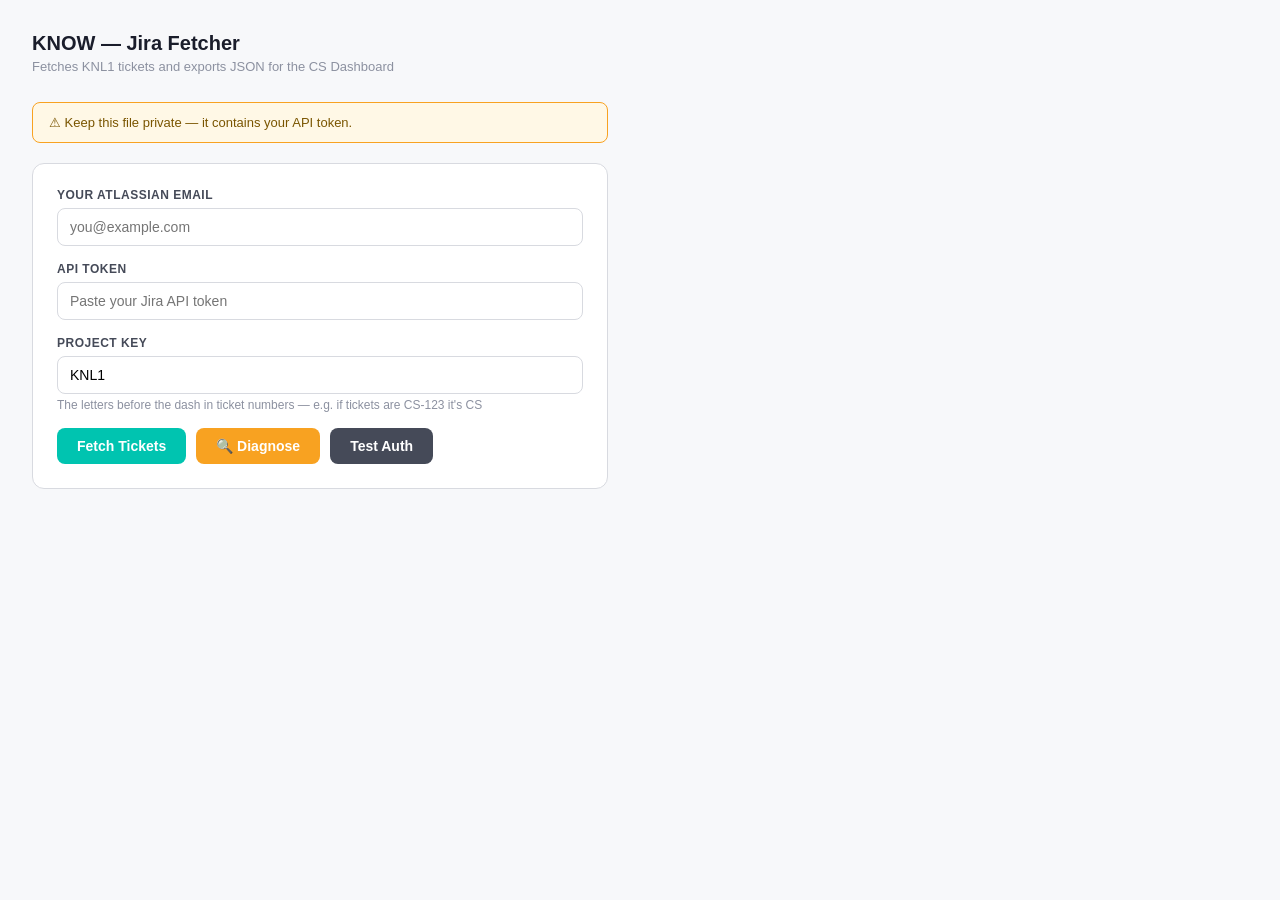
<file: jira-fetch.html>
<!DOCTYPE html>
<html lang="en">
<head>
<meta charset="UTF-8">
<title>KNOW Jira Fetcher</title>
<style>
* { box-sizing: border-box; margin: 0; padding: 0; }
body { font-family: -apple-system, BlinkMacSystemFont, 'Segoe UI', sans-serif; background: #f7f8fa; color: #1a1d2b; padding: 32px; max-width: 640px; }
h1 { font-size: 20px; font-weight: 700; margin-bottom: 4px; }
.sub { font-size: 13px; color: #8c91a0; margin-bottom: 28px; }
.card { background: white; border: 1px solid #d8dae0; border-radius: 12px; padding: 24px; margin-bottom: 20px; }
label { display: block; font-size: 12px; font-weight: 600; color: #454a58; margin-bottom: 6px; text-transform: uppercase; letter-spacing: 0.5px; }
input { width: 100%; padding: 10px 12px; border: 1px solid #d8dae0; border-radius: 8px; font-size: 14px; margin-bottom: 16px; }
input:focus { outline: none; border-color: #00c4b0; }
.buttons { display: flex; gap: 10px; margin-top: 4px; flex-wrap: wrap; }
button { padding: 10px 20px; border: none; border-radius: 8px; font-size: 14px; font-weight: 600; cursor: pointer; }
.btn-green { background: #00c4b0; color: white; }
.btn-gray  { background: #454a58; color: white; }
.btn-purple { background: #7b61ff; color: white; }
.btn-orange { background: #f8a221; color: white; }
.status { margin-top: 14px; font-size: 13px; padding: 10px 14px; border-radius: 8px; }
.info    { background: #e6faf8; color: #007a70; border: 1px solid #00c4b0; }
.success { background: #e6fff4; color: #007a40; border: 1px solid #00c070; }
.error   { background: #fff0f0; color: #c00; border: 1px solid #f95757; }
#output-section { display: none; margin-top: 20px; }
textarea { width: 100%; height: 260px; padding: 12px; border: 1px solid #d8dae0; border-radius: 8px; font-size: 12px; font-family: monospace; background: #f7f8fa; resize: vertical; margin-bottom: 12px; }
.warning { background: #fff8e6; border: 1px solid #f8a221; border-radius: 8px; padding: 12px 16px; font-size: 13px; color: #7a5500; margin-bottom: 20px; }
.hint { font-size: 12px; color: #8c91a0; margin-top: -12px; margin-bottom: 16px; }
</style>
</head>
<body>

<h1>KNOW — Jira Fetcher</h1>
<p class="sub">Fetches KNL1 tickets and exports JSON for the CS Dashboard</p>

<div class="warning">⚠ Keep this file private — it contains your API token.</div>

<div class="card">
  <label>Your Atlassian Email</label>
  <input type="email" id="email" placeholder="you@example.com" />

  <label>API Token</label>
  <input type="password" id="token" placeholder="Paste your Jira API token" />

  <label>Project Key</label>
  <input type="text" id="project-key" value="KNL1" />
  <p class="hint">The letters before the dash in ticket numbers — e.g. if tickets are CS-123 it's CS</p>

  <div class="buttons">
    <button class="btn-green"  onclick="fetchTickets()">Fetch Tickets</button>
    <button class="btn-orange" onclick="runDiagnostic()">🔍 Diagnose</button>
    <button class="btn-gray"   onclick="testAuth()">Test Auth</button>
  </div>

  <div id="status" class="status info" style="display:none"></div>
</div>

<div id="output-section" class="card">
  <label>Output</label>
  <textarea id="output" readonly></textarea>
  <div class="buttons">
    <button class="btn-purple" onclick="copyOutput()">Copy to Clipboard</button>
    <button class="btn-gray"   onclick="downloadOutput()">Download JSON</button>
    <span id="copy-msg" style="font-size:13px;color:#00c070;display:none;margin-left:8px">✓ Copied!</span>
  </div>
</div>

<script>
var DOMAIN = 'knops.atlassian.net';
var CLIENT_FIELD_NAME = 'Client Name';

var STATUS_MAP = {
  'to do': 'open', 'open': 'open', 'new': 'open', 'reopened': 'open',
  'in progress': 'inProgress', 'in review': 'inProgress',
  'on hold': 'onHold', 'blocked': 'onHold', 'waiting': 'onHold',
  'done': 'resolved', 'resolved': 'resolved', 'closed': 'resolved'
};

function mapStatus(name) {
  var key = (name || '').toLowerCase();
  for (var k in STATUS_MAP) {
    if (key.indexOf(k) !== -1) return STATUS_MAP[k];
  }
  return 'open';
}

function getAuth() {
  return {
    email:  document.getElementById('email').value.trim(),
    token:  document.getElementById('token').value.trim(),
    header: 'Basic ' + btoa(unescape(encodeURIComponent(document.getElementById('email').value.trim() + ':' + document.getElementById('token').value.trim())))
  };
}

function getProject() {
  return document.getElementById('project-key').value.trim().toUpperCase();
}

function setStatus(msg, type) {
  var el = document.getElementById('status');
  el.textContent = msg;
  el.className = 'status ' + (type || 'info');
  el.style.display = 'block';
}

function showOutput(text) {
  document.getElementById('output').value = text;
  document.getElementById('output-section').style.display = 'block';
}

function copyOutput() {
  var ta = document.getElementById('output');
  ta.select();
  document.execCommand('copy');
  var msg = document.getElementById('copy-msg');
  msg.style.display = 'inline';
  setTimeout(function() { msg.style.display = 'none'; }, 2000);
}

function downloadOutput() {
  var content = document.getElementById('output').value;
  var blob = new Blob([content], { type: 'application/json' });
  var url = URL.createObjectURL(blob);
  var a = document.createElement('a');
  a.href = url;
  a.download = 'jira-tickets-' + new Date().toISOString().slice(0,10) + '.json';
  a.click();
  URL.revokeObjectURL(url);
}

// ── Safe fetch (handles non-JSON responses) ──────────────────────────────────
async function safeFetch(url, headers) {
  var res = await fetch(url, { headers: headers });
  var text = await res.text();
  try {
    return { ok: res.ok, status: res.status, data: JSON.parse(text), raw: text };
  } catch(e) {
    return { ok: res.ok, status: res.status, data: null, raw: text };
  }
}

// ── Test Auth ─────────────────────────────────────────────────────────────────
async function testAuth() {
  var auth = getAuth();
  if (!auth.email || !auth.token) { setStatus('Enter email and token first.', 'error'); return; }

  setStatus('Testing authentication…', 'info');
  try {
    var r = await safeFetch('https://' + DOMAIN + '/rest/api/3/myself', {
      'Authorization': auth.header, 'Accept': 'application/json'
    });
    if (r.data && r.data.accountId) {
      setStatus('✓ Auth OK — logged in as ' + (r.data.displayName || r.data.emailAddress), 'success');
      showOutput(JSON.stringify(r.data, null, 2));
    } else {
      setStatus('Auth failed (HTTP ' + r.status + ') — see output for details.', 'error');
      showOutput('HTTP ' + r.status + '\nRaw response:\n' + r.raw);
    }
  } catch(e) {
    setStatus('Network error: ' + e.message, 'error');
    showOutput('This usually means CORS is blocking the request.\nMake sure you opened Chrome with --disable-web-security.');
  }
}

// ── Diagnostic ────────────────────────────────────────────────────────────────
async function runDiagnostic() {
  var auth = getAuth();
  var project = getProject();
  if (!auth.email || !auth.token) { setStatus('Enter email and token first.', 'error'); return; }

  var headers = { 'Authorization': auth.header, 'Accept': 'application/json' };
  var report = '';
  setStatus('Running diagnostic…', 'info');

  try {
    // 1. Verify auth
    var meR = await safeFetch('https://' + DOMAIN + '/rest/api/3/myself', headers);
    if (!meR.data || !meR.data.accountId) { throw new Error('Auth failed (HTTP ' + meR.status + '): ' + meR.raw.slice(0, 200)); }
    var me = meR.data;
    report += '=== AUTH ===\n';
    report += (me.accountId ? '✓ Logged in as: ' + me.displayName + ' (' + me.emailAddress + ')' : '✗ Auth failed: ' + JSON.stringify(me)) + '\n\n';

    // 2. Projects
    var projR = await safeFetch('https://' + DOMAIN + '/rest/api/3/project', headers);
    var projects = projR.data || [];
    report += '=== PROJECTS ===\n';
    if (Array.isArray(projects) && projects.length) {
      projects.forEach(function(p) { report += p.key + ' — ' + p.name + '\n'; });
    } else {
      report += 'None returned. Response: ' + JSON.stringify(projects) + '\n';
    }
    report += '\n';

    // 3. Test project with bounded JQL
    var jql = encodeURIComponent('project = ' + project + ' ORDER BY created DESC');
    var url = 'https://' + DOMAIN + '/rest/api/3/search/jql?jql=' + jql + '&maxResults=3';
    var srR = await safeFetch(url, headers);
    var sr = srR.data || {};
    report += '=== PROJECT ' + project + ' ===\n';
    if (sr.total !== undefined) {
      report += 'Total tickets: ' + sr.total + '\n';
      if (sr.issues && sr.issues.length) {
        report += 'Sample ticket: ' + sr.issues[0].key + ' — ' + sr.issues[0].fields.summary + '\n';
        report += 'Status: ' + sr.issues[0].fields.status.name + '\n';
        report += 'Labels: ' + JSON.stringify(sr.issues[0].fields.labels) + '\n';
        // show non-null custom fields
        var cf = Object.entries(sr.issues[0].fields)
          .filter(function(e){ return e[0].startsWith('customfield_') && e[1] !== null; })
          .map(function(e){ return '  ' + e[0] + ': ' + JSON.stringify(e[1]); }).join('\n');
        if (cf) report += 'Custom fields with values:\n' + cf + '\n';
      }
    } else {
      report += 'Error: ' + JSON.stringify(sr) + '\n';
    }

    // 4. Find Client Name field
    var fieldsR = await safeFetch('https://' + DOMAIN + '/rest/api/3/field', headers);
    var allFields = fieldsR.data || [];
    report += '\n=== FIELD SEARCH: "' + CLIENT_FIELD_NAME + '" ===\n';
    if (Array.isArray(allFields)) {
      var matches = allFields.filter(function(f){ return f.name.toLowerCase().indexOf('client') !== -1; });
      if (matches.length) {
        matches.forEach(function(f){ report += f.id + ' — ' + f.name + '\n'; });
      } else {
        report += 'No fields with "client" in the name found.\n';
        report += 'All custom fields:\n';
        allFields.filter(function(f){ return f.custom; })
          .forEach(function(f){ report += '  ' + f.id + ' — ' + f.name + '\n'; });
      }
    }

    showOutput(report);
    setStatus('Diagnostic complete — share this output to fix the config.', 'success');
  } catch(e) {
    showOutput(report + '\nFATAL: ' + e.message);
    setStatus('Error: ' + e.message, 'error');
  }
}

// ── Fetch Tickets ─────────────────────────────────────────────────────────────
async function fetchTickets() {
  var auth = getAuth();
  var project = getProject();
  if (!auth.email || !auth.token) { setStatus('Enter email and token first.', 'error'); return; }

  document.querySelector('.btn-green').disabled = true;
  document.querySelector('.btn-green').textContent = 'Fetching…';
  document.getElementById('output-section').style.display = 'none';

  var headers = { 'Authorization': auth.header, 'Accept': 'application/json' };

  try {
    // Find client field
    setStatus('Looking up fields…', 'info');
    var clientFieldKey = null;
    var fieldsR = await safeFetch('https://' + DOMAIN + '/rest/api/3/field', headers);
    var allFields = fieldsR.data || [];
    if (Array.isArray(allFields)) {
      var fm = allFields.find(function(f){ return f.name.toLowerCase() === CLIENT_FIELD_NAME.toLowerCase(); });
      if (fm) clientFieldKey = fm.id;
    }

    var fieldParam = 'summary,status,assignee,priority,created,updated,labels,components' + (clientFieldKey ? ',' + clientFieldKey : '');

    var allIssues = [];
    var startAt = 0;
    var total = null;

    while (total === null || startAt < total) {
      setStatus('Fetching tickets ' + (startAt + 1) + '…', 'info');
      var jql = encodeURIComponent('project = ' + project + ' ORDER BY updated DESC');
      var url = 'https://' + DOMAIN + '/rest/api/3/search/jql?jql=' + jql + '&startAt=' + startAt + '&maxResults=50&fields=' + fieldParam;
      var fetchR = await safeFetch(url, headers);
      var data = fetchR.data || {};

      if (data.errorMessages && data.errorMessages.length) throw new Error(data.errorMessages.join(', '));

      total = data.total;
      allIssues = allIssues.concat(data.issues || []);
      startAt += (data.issues || []).length;
      if (!data.issues || data.issues.length === 0 || allIssues.length >= 500) break;
    }

    setStatus('Processing ' + allIssues.length + ' tickets…', 'info');

    var byClient = {};
    allIssues.forEach(function(issue) {
      var f = issue.fields;
      var clientName = null;
      if (clientFieldKey && f[clientFieldKey]) {
        var cf = f[clientFieldKey];
        clientName = typeof cf === 'string' ? cf : (cf.value || cf.name || null);
      }
      if (!clientName && f.labels && f.labels.length) clientName = f.labels[0];
      if (!clientName && f.components && f.components.length) clientName = f.components[0].name;
      if (!clientName) clientName = '__unassigned__';

      if (!byClient[clientName]) byClient[clientName] = { open: 0, inProgress: 0, resolved: 0, onHold: 0, tickets: [] };
      var cat = mapStatus(f.status ? f.status.name : '');
      byClient[clientName][cat]++;
      byClient[clientName].tickets.push({
        key:      issue.key,
        summary:  f.summary || '',
        status:   f.status ? f.status.name : '',
        priority: f.priority ? f.priority.name : '',
        assignee: f.assignee ? f.assignee.displayName : '',
        created:  (f.created || '').slice(0, 10),
        updated:  (f.updated || '').slice(0, 10)
      });
    });

    var unassigned = byClient['__unassigned__'] ? byClient['__unassigned__'].tickets.length : 0;
    delete byClient['__unassigned__'];

    var output = {
      fetchedAt: new Date().toISOString(),
      project: project,
      totalTickets: allIssues.length,
      unassigned: unassigned,
      clientField: clientFieldKey || 'not found — fell back to labels',
      jira: byClient
    };

    showOutput(JSON.stringify(output, null, 2));
    setStatus('✓ ' + allIssues.length + ' tickets across ' + Object.keys(byClient).length + ' clients' + (unassigned ? ' (' + unassigned + ' unassigned)' : ''), 'success');

  } catch(e) {
    setStatus('Error: ' + e.message, 'error');
  } finally {
    document.querySelector('.btn-green').disabled = false;
    document.querySelector('.btn-green').textContent = 'Fetch Tickets';
  }
}
</script>
</body>
</html>
</file>
